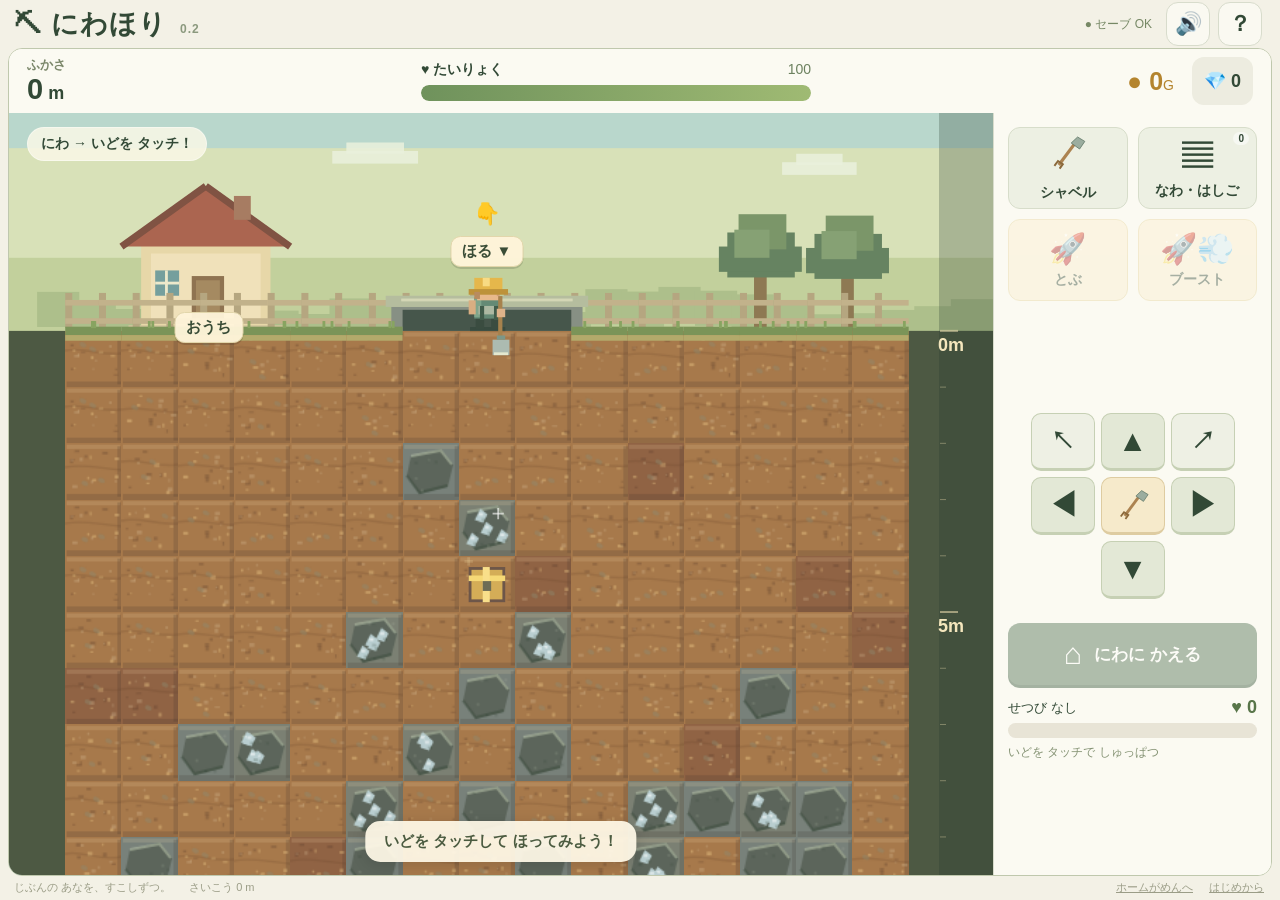
<file: index.html>
<!doctype html>
<html lang="ja">
<head><meta charset="utf-8"><meta name="viewport" content="width=device-width,initial-scale=1,viewport-fit=cover"><meta name="theme-color" content="#f3f1e6"><meta name="application-name" content="にわほり"><meta name="apple-mobile-web-app-title" content="にわほり"><meta name="apple-mobile-web-app-capable" content="yes"><meta name="mobile-web-app-capable" content="yes"><meta name="apple-mobile-web-app-status-bar-style" content="default"><meta name="color-scheme" content="light"><link rel="manifest" href="manifest.json"><link rel="apple-touch-icon" sizes="180x180" href="icons/apple-touch-icon.png"><title>にわほり Ver.0.2 — ぼくの ひみつきち</title><link rel="icon" href="favicon.svg" type="image/svg+xml"><link rel="stylesheet" href="style.css"></head>
<body>
<header><div class="brand">⛏ にわほり <small>0.2</small></div><div class="header-actions"><span id="saveState" role="status">● セーブ OK</span><button id="sound" aria-label="おとのオン・オフ">🔊</button><button id="help" aria-label="あそびかた">？</button></div></header>
<main class="game-shell">
 <div class="hud"><div class="depth-box"><small id="placeName">ふかさ</small><strong><span id="depth">0</span><span class="unit">m</span></strong></div><div class="energy"><div><b>♥ たいりょく</b><span id="energyText">100</span></div><div class="meter"><i id="energyBar"></i></div></div><div class="money"><span>●</span> <strong id="money">0</strong><small>G</small></div><button id="bag" aria-label="たからものをみる">💎 <b id="bagCount">0</b></button></div>
 <section class="viewport" id="viewport" aria-label="にわと ちか"><canvas id="game" aria-label="じぶんの にわと あな"></canvas><span class="scene-label" id="layerLabel">にわ → いどを タッチ！</span><div id="hotspots"></div><div class="toast" id="toast" role="status">いどを タッチして ほってみよう！</div><div id="travelTag" class="travel-tag" hidden>⌂ かえっているよ</div><div id="jetHud" class="jet-hud" hidden><span>🚀</span><div class="meter"><i id="fuelBar"></i></div><b id="fuelText">60</b></div></section>
 <section class="garden-controls" id="gardenControls" aria-label="そうさボタン">
  <div class="action-bar"><button id="switchTool"><span id="toolIcon">♠</span><b id="toolName">シャベル</b></button><button id="equipment"><span>▤</span><b>なわ・はしご</b><small id="equipmentCount">0</small></button><button id="fly" disabled><span>🚀</span><b>とぶ</b></button><button id="boost" disabled><span>🚀💨</span><b>ブースト</b></button></div>
  <div class="movement-row"><div class="dpad"><button data-dir="upleft" aria-label="ひだりうえをほる">↖</button><button data-dir="up" aria-label="うえへ">▲</button><button data-dir="upright" aria-label="みぎうえをほる">↗</button><button data-dir="left" aria-label="ひだりへ">◀</button><button id="dig" aria-label="むいているほうをほる">⛏</button><button data-dir="right" aria-label="みぎへ">▶</button><span></span><button data-dir="down" aria-label="したへ">▼</button><span></span></div>
  <div class="return-card"><button id="return"><span id="returnIcon">⌂</span><b id="returnLabel">にわに かえる</b></button><div class="cost-heading"><span id="routeName">かえる たいりょく</span><b id="returnCost">♥ 0</b></div><div class="cost-meter"><i id="returnBaseline"></i><i id="returnMeter"></i></div><small id="costCompare">なわ・はしごで らくらく</small></div></div>
 </section>
 <section id="houseControls" class="house-controls" hidden><b>☝ おへやの ものを タッチ！</b><span>ねる · うる · かう · どうぐを えらぶ</span><button id="exitHouse">🚪 にわへ</button></section>
</main>
<div class="parent-footer"><span>じぶんの あなを、すこしずつ。 <span id="record">さいこう 0 m</span></span><div class="footer-actions"><button id="installGuide">ホームがめんへ</button><button id="reset">はじめから</button></div></div>
<dialog id="shopDialog"><div class="dialog-head"><h2>🛒 なにを かう？</h2><button data-close aria-label="とじる">×</button></div><div class="shop-wallet">● <b id="shopMoney">0</b> G <span id="storage">おけるかず 1 / 3</span></div><div id="shopItems" class="shop-grid"></div><p id="shopHint">かった どうぐは たなに ならぶよ</p></dialog>
<dialog id="toolsDialog"><div class="dialog-head"><h2>⛏ どれを つかう？</h2><button data-close aria-label="とじる">×</button></div><div id="toolChoices" class="choice-grid"></div></dialog>
<dialog id="equipmentDialog"><div class="dialog-head"><h2>▤ かえりみちを つくろう</h2><button data-close aria-label="とじる">×</button></div><div id="equipmentChoices" class="choice-grid"></div><p>いりぐちまで まとめて つけるよ。<br>▲で のぼって、よこあなへ！</p></dialog>
<dialog id="bagDialog"><div class="dialog-head"><h2>💎 たからもの</h2><button data-close aria-label="とじる">×</button></div><div id="oreList" class="choice-grid"></div><p>おうちの はこで うろう！</p></dialog>
<dialog id="journalDialog"><div class="dialog-head"><h2>📖 ぼうけんの にっき</h2><button data-close aria-label="とじる">×</button></div><div class="journal-status" id="journalStatus">✓ セーブ OK</div><p id="journalDetails"></p><button class="primary" id="manualSave">📖 いま セーブ</button></dialog>
<dialog id="rescueDialog"><div class="dialog-head"><h2>🛟 たすけを よぶ？</h2><button data-close aria-label="とじる">×</button></div><p>たいりょくが たりないよ。<br>たすけてもらって、おうちで ねよう。</p><p id="rescueFee"></p><button id="confirmRescue" class="primary rescue">🛟 たすけて！</button></dialog>
<dialog id="helpDialog"><div class="dialog-head"><h2>あそびかた</h2><button data-close aria-label="とじる">×</button></div><div class="help-cards"><p>👆 <b>いどを タッチ → ほる！</b></p><p>↖ ▲ ↗ <b>うえも ほれる</b><br>◀ ⛏ ▶<br>　 ▼ <b>ながく おすと どんどん したへ</b></p><p>✋ はなすと とまる。よこの あなにも いける！</p><p>🚪 おうちに はいって<br>🛏 ねる　💎 うる　🛒 かう</p><p>▤ はしごは ▲で のぼれる<br>🚀 ひみつの はこを さがそう！</p></div><details><summary>おとなのかたへ・キーボード</summary><p>矢印 / WASD：移動と掘削。同時押しまたは Q / E：斜め上。Space：向いている方向を掘る。X：道具。L：設備。R：帰還。F長押し：飛行。B：ブースト。燃料は家のベッドで回復。帰還は常に1.4秒。自動保存は同じブラウザ・同じURL内で有効です。</p></details></dialog>
<dialog id="resetDialog"><div class="dialog-head"><h2>はじめから あそぶ？</h2></div><p>いまの あな・おかね・どうぐは<br>なくなるよ。</p><div class="dialog-actions"><button data-close>やめる</button><button id="confirmReset" class="danger">はじめから</button></div></dialog>
<dialog id="installDialog"><div class="dialog-head"><h2>おうちの がめんへ</h2><button data-close aria-label="とじる">×</button></div><p>iPad・iPhoneのSafariで<br><b>共有 ↑ → ホーム画面に追加</b></p><p>「にわほり」のアイコンから起動すると、Safariのアドレスバーやタブバーがない画面で遊べます。</p><p>Safariとホーム画面アプリでは、セーブが別になる場合があります。アプリ側でも日記帳の「セーブ OK」を確認してください。初回起動にはインターネット接続が必要です。</p><button class="primary" data-close>わかった！</button></dialog>
<script src="config.js"></script><script src="game.js"></script>
</body></html>
</file>
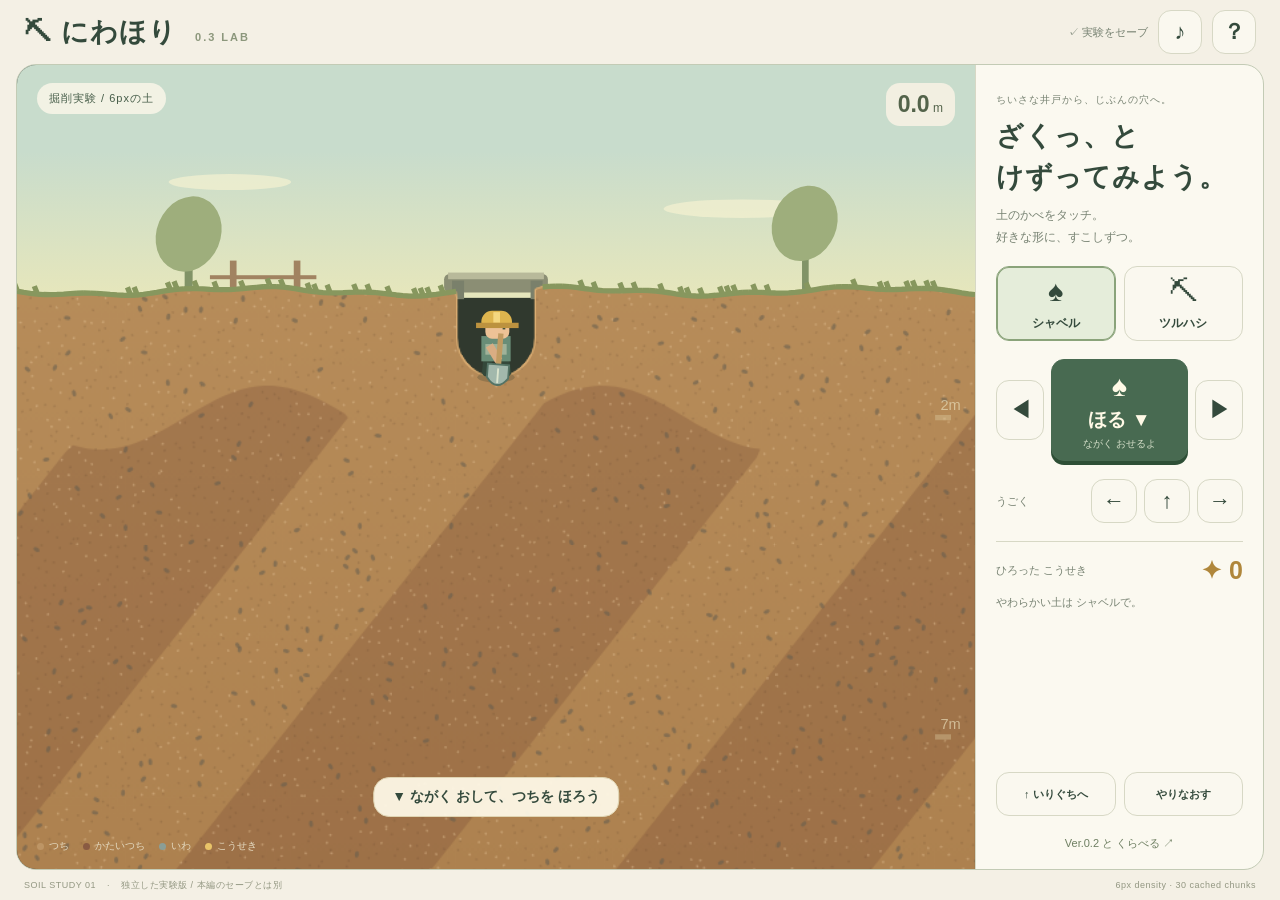
<file: soil-lab/index.html>
<!doctype html>
<html lang="ja">
<head>
<meta charset="utf-8"><meta name="viewport" content="width=device-width,initial-scale=1,viewport-fit=cover"><meta name="theme-color" content="#f4f0e5">
<meta name="application-name" content="にわほり どろほりじっけん"><meta name="apple-mobile-web-app-title" content="土ほり"><meta name="apple-mobile-web-app-capable" content="yes"><meta name="mobile-web-app-capable" content="yes"><meta name="apple-mobile-web-app-status-bar-style" content="default"><link rel="manifest" href="manifest.json"><link rel="apple-touch-icon" sizes="180x180" href="icons/apple-touch-icon.png">
<title>にわほり — 土をけずる実験室</title><link rel="icon" href="icon.svg" type="image/svg+xml"><link rel="stylesheet" href="lab.css">
</head>
<body>
<header><a class="wordmark" href="../index.html" data-compare target="_blank" rel="noopener">⛏ にわほり <small>0.3 LAB</small></a><div class="header-actions"><span id="saveStatus" role="status">じどうセーブ</span><button id="sound" aria-label="音を切り替える" aria-pressed="true">♪</button><button id="help" aria-label="あそびかた">？</button></div></header>
<main>
 <section class="field" aria-label="土をけずる実験場">
  <canvas id="world" aria-label="土をタッチ、または下の掘るボタンを長押し" tabindex="0"></canvas>
  <div class="field-top"><span class="lab-tag">掘削実験 / 6pxの土</span><span class="depth"><b id="depth">0.0</b> m</span></div>
  <div id="toast" class="toast" role="status">▼ ながく おして、つちを ほろう</div>
  <div class="world-legend"><span><i class="soil"></i>つち</span><span><i class="hard"></i>かたいつち</span><span><i class="rock"></i>いわ</span><span><i class="ore"></i>こうせき</span></div>
 </section>
 <aside class="controls">
  <div class="intro"><span class="eyebrow">ちいさな井戸から、じぶんの穴へ。</span><h1>ざくっ、と<br>けずってみよう。</h1><p>土のかべをタッチ。<br>好きな形に、すこしずつ。</p></div>
  <div class="tool-switch" aria-label="道具"><button id="shovel" class="selected" aria-pressed="true"><span>♠</span>シャベル</button><button id="pick" aria-pressed="false"><span>⛏</span>ツルハシ</button></div>
  <div class="dig-pad" aria-label="掘る方向">
   <button data-dig="left" aria-label="左を掘る">◀</button><button data-dig="down" class="dig-main" aria-label="下を掘る"><span>♠</span>ほる ▼<small>ながく おせるよ</small></button><button data-dig="right" aria-label="右を掘る">▶</button>
  </div>
  <div class="move-row"><span>うごく</span><button data-move="left" aria-label="左に歩く">←</button><button data-move="up" aria-label="穴を登る">↑</button><button data-move="right" aria-label="右に歩く">→</button></div>
  <div class="pocket"><div><span>ひろった こうせき</span><strong>✦ <b id="oreCount">0</b></strong></div><small id="materialHint">やわらかい土は シャベルで。</small></div>
  <div class="utility"><button id="surface">↑ いりぐちへ</button><button id="reset">やりなおす</button></div>
  <a class="compare" href="../index.html" data-compare target="_blank" rel="noopener">Ver.0.2 と くらべる ↗</a>
 </aside>
</main>
<footer><span>SOIL STUDY 01 <i>·</i> 独立した実験版 / 本編のセーブとは別</span><span id="perf">局所更新 · なめらかな輪郭</span></footer>
<dialog id="helpDialog"><div class="dialog-head"><h2>つちを けずろう</h2><button data-close aria-label="閉じる">×</button></div><p>① <b>ほる ▼ を長押し</b>。シャベルの先から土がなくなるよ。</p><p>② 近くの土を<b>タッチ・長押し・なぞる</b>と、好きな向きにけずれるよ。白い輪が届くところ。</p><p>③ かたい岩は<b>ツルハシ</b>。まわりの土をほると、こうせきが見えてくる！</p><p>← ↑ → で移動。↑は、掘った穴を登る実験用の操作。体力・売買はありません。</p><details><summary>大人の方へ・比較とキーボード</summary><p>方向キー / WASD：移動（下は掘る）。Space：下を掘る。Q / E：左 / 右を掘る。1 / 2：道具。R：入口へ。近くの壁をクリックして長押しでも掘れます。井戸の入口は狭いまま、地下では横穴も作れます。地形は実験版専用キーで自動保存します。</p><p>Ver.0.2は別タブで開きます。「四角さ」「好きな形」「岩が割れる感触」「鉱石の発見」「長押し」を比べてください。今回は深さ約40mまでの有限地形です。検証用の独立版で、本編への統合は行いません。</p></details></dialog>
<dialog id="resetDialog"><div class="dialog-head"><h2>実験の穴を やりなおす？</h2></div><p>この実験版の穴と鉱石だけを消します。本編Ver.0.2のデータは変わりません。</p><div class="dialog-actions"><button data-close>やめる</button><button id="confirmReset" class="danger">やりなおす</button></div></dialog>
<script src="terrain.js"></script><script src="lab.js"></script>
</body></html>
</file>
<file: style.css>
:root{--ink:#324936;--green:#46674b;--cream:#f3f1e6;--line:#d8dccc;--gold:#d3a045}*{box-sizing:border-box}body{margin:0;background:var(--cream);color:var(--ink);font-family:ui-rounded,'Hiragino Maru Gothic ProN','Hiragino Kaku Gothic ProN','Yu Gothic',sans-serif;font-size:16px}button{font:inherit;font-weight:700;cursor:pointer;color:inherit;touch-action:manipulation;user-select:none;-webkit-user-select:none;-webkit-tap-highlight-color:transparent;border:0;border-radius:12px;min-height:48px;background:#e6eadd}button:focus-visible{outline:3px solid #dfab53;outline-offset:3px}button:disabled{opacity:.42;cursor:default}button:active:not(:disabled){filter:brightness(.92);transform:translateY(1px)}[hidden]{display:none!important}header{max-width:1080px;margin:auto;height:62px;display:flex;align-items:center;justify-content:space-between;padding:0 18px}.brand{font-weight:900;font-size:27px;letter-spacing:1px}.brand small{font-size:12px;color:#8b997e;margin-left:5px}.header-actions{display:flex;align-items:center;gap:8px}.header-actions button{width:46px;min-height:44px;border:1px solid var(--line);background:#faf9f1;font-size:22px}.header-actions>span{font-size:12px;color:#768865;margin-right:6px}.game-shell{height:calc(100svh - 97px);min-height:650px;max-height:1000px;max-width:1040px;margin:0 auto;border:1px solid #bfc8ad;border-radius:20px;overflow:hidden;background:#fdfbf3;display:flex;flex-direction:column;box-shadow:0 8px 30px #2c392c0b}.hud{height:76px;flex-shrink:0;display:flex;align-items:center;gap:24px;padding:10px 25px;background:#fbfaf2}.depth-box{min-width:95px;display:flex;flex-direction:column}.depth-box small{font-size:13px;font-weight:700;color:#7c886b}.depth-box strong{font-size:34px;line-height:1.1;font-variant-numeric:tabular-nums}.depth-box .unit{font-size:18px;margin-left:5px}.energy{max-width:390px;flex:1;margin:0 auto}.energy>div:first-child{display:flex;justify-content:space-between;font-size:14px;margin-bottom:6px}.energy span{color:#6b805e}.meter{height:16px;background:#e1e5d5;border-radius:20px;overflow:hidden}.meter i{display:block;width:100%;height:100%;border-radius:20px;background:linear-gradient(90deg,#6f925c,#9fba73);transition:width .15s}.money{white-space:nowrap;font-size:25px;color:#b4842e}.money small{font-size:14px}.hud>button{background:#edece0;font-size:18px;padding:7px 12px}.viewport{position:relative;flex:1;min-height:240px;overflow:hidden;background:#b8d4c6;touch-action:none}canvas{display:block;width:100%;height:100%;touch-action:none}.scene-label{position:absolute;top:14px;left:18px;background:#faf7e7db;border:1px solid #fff6;border-radius:18px;padding:7px 13px;font-weight:700;font-size:14px;pointer-events:none}.toast{position:absolute;bottom:13px;left:50%;transform:translateX(-50%);max-width:96%;width:max-content;padding:11px 19px;border-radius:15px;background:#fff9e8ed;color:#4b5b40;font-size:15px;font-weight:700;text-align:center;box-shadow:0 3px 15px #0002;pointer-events:none;transition:opacity .2s}.toast.off{opacity:0}.travel-tag{position:absolute;top:60px;left:18px;background:#f8d774;color:#4c4c30;border-radius:15px;padding:10px 16px;font-weight:700;pointer-events:none}.jet-hud{display:flex;align-items:center;gap:7px;position:absolute;right:15px;top:14px;background:#fff7e5e8;padding:7px 11px;border-radius:17px;font-size:16px}.jet-hud .meter{width:78px;height:12px}.jet-hud .meter i{background:linear-gradient(90deg,#e39e42,#efc864)}.jet-hud b{font-size:13px}.garden-controls{padding:12px 24px 13px;flex-shrink:0;background:#fbfaf2}.action-bar{display:grid;grid-template-columns:repeat(4,1fr);gap:10px;margin-bottom:12px}.action-bar button{position:relative;display:flex;align-items:center;justify-content:center;gap:9px;min-height:53px;border:1px solid #d7ddca;background:#edf0e3;touch-action:none}.action-bar span{font-size:26px}.action-bar b{font-size:14px}.action-bar small{position:absolute;top:4px;right:7px;border-radius:10px;background:#fff8;padding:1px 5px;font-size:10px}.action-bar #fly,.action-bar #boost{background:#f9edce;border-color:#e6d59f}.movement-row{display:flex;align-items:center;justify-content:center;gap:52px}.dpad{display:grid;grid-template-columns:repeat(3,54px);grid-template-rows:repeat(3,46px);gap:5px;flex-shrink:0}.dpad button{min-height:46px;border:1px solid #c6d0b4;border-bottom-width:3px;border-radius:10px;background:#e3e8d6;font-size:25px;touch-action:none}.dpad button:nth-child(1),.dpad button:nth-child(3){font-size:24px;background:#eef0e4}.dpad #dig{background:#f6eacb;border-color:#decca1;font-size:23px}.dpad button.pressed,.action-bar button.pressed{background:#769660;color:#fff;transform:translateY(2px);border-bottom-width:1px}.return-card{width:300px}.return-card>button{width:100%;background:#496a4c;color:#fff;display:flex;align-items:center;justify-content:center;gap:12px;min-height:57px;box-shadow:0 3px #2f5034}.return-card>button>span{font-size:30px}.return-card>button>b{font-size:18px}.return-card.rescue>button{background:#b87943;box-shadow:0 3px #8b5836}.cost-heading{display:flex;justify-content:space-between;font-size:13px;align-items:center;margin:12px 0 5px}.cost-heading b{font-size:18px;color:#587549}.cost-meter{position:relative;background:#e8e4d6;border-radius:20px;height:15px;overflow:hidden}.cost-meter i{display:block;position:absolute;height:100%;border-radius:20px;transition:width .25s}#returnBaseline{background:#c6bcab}#returnMeter{background:#82a365}.rescue #returnMeter{background:#c28b55}.return-card>small{display:block;font-size:12px;color:#839172;margin-top:6px}.house-controls{display:flex;align-items:center;justify-content:center;gap:20px;min-height:108px;padding:16px;background:#f7f1dd;flex-shrink:0;flex-wrap:wrap}.house-controls b{font-size:18px}.house-controls>span{font-size:13px;color:#8a876e}.house-controls button{padding:10px 20px;background:#e0e8ce}.parent-footer{max-width:1040px;display:flex;justify-content:space-between;margin:8px auto;font-size:11px;color:#9b9d87}.parent-footer button{min-height:24px;background:none;font-size:11px;font-weight:400;text-decoration:underline}.parent-footer #record{margin-left:15px}#hotspots{position:absolute;inset:0;pointer-events:none}.hotspot{position:absolute;transform:translate(-50%,-50%)!important;pointer-events:auto;min-width:64px;min-height:64px;border:2px solid transparent;background:transparent;border-radius:12px;color:#394c36;touch-action:manipulation}.hotspot:hover{border-color:#fff8;background:#fff1}.hotspot span{position:absolute;bottom:-8px;left:50%;transform:translateX(-50%);padding:5px 11px;border-radius:10px;background:#fff5dbf2;font-size:15px;white-space:nowrap;box-shadow:0 2px 0 #0002;border:1px solid #e2d6ab}.hotspot .ping{position:absolute;top:-19px;left:50%;font-size:21px;transform:translateX(-50%);font-style:normal;animation:point 1s ease-in-out infinite alternate}.hotspot.furniture{width:90px;height:76px}.hotspot.furniture span{bottom:-13px;font-size:17px;padding:6px 13px}.hotspot.ready span{background:#e8f1cf;border-color:#b9cb8d}.hotspot.selected span{background:#fbe8a8}@keyframes point{to{translate:0 -5px}}dialog{padding:24px;max-width:580px;width:calc(100% - 28px);max-height:88svh;overflow:auto;background:#f9f6e9;border:1px solid #d2d7bf;border-radius:23px;color:var(--ink);box-shadow:0 20px 100px #0004}dialog::backdrop{background:#1b342466;backdrop-filter:blur(3px)}.dialog-head{display:flex;align-items:center;justify-content:space-between;gap:12px;margin-bottom:18px}.dialog-head h2{font-size:23px;margin:0}.dialog-head button{font-size:27px;width:46px;flex-shrink:0;background:#e8e9d9}dialog p{font-size:16px;line-height:1.8;color:#788367}dialog .primary{width:100%;background:#50744e;color:white;font-size:20px;padding:15px}.shop-wallet{font-size:24px;color:#b58a32;margin-bottom:16px}.shop-wallet span{float:right;font-size:13px;color:#7f8c70;padding-top:6px}.shop-grid{display:grid;grid-template-columns:1fr 1fr;gap:12px}.shop-item{display:flex;flex-direction:column;align-items:center;gap:8px;border:2px solid #d5dcc3;background:#f2f0de;padding:14px 8px;min-height:160px}.shop-item .item-art{width:75px;height:64px;display:block}.shop-item b{font-size:17px}.shop-item small{font-size:12px;color:#869071}.shop-item .price{border-radius:12px;background:#f7e9b9;padding:6px 16px;color:#9b7425;font-size:18px}.shop-item:disabled{opacity:.65}.shop-item.owned{background:#e6edda;border-color:#9eb98a}.choice-grid{display:grid;grid-template-columns:repeat(2,1fr);gap:12px}.choice{display:flex;flex-direction:column;align-items:center;justify-content:center;padding:16px 8px;gap:9px;background:#eeefdf;border:2px solid #d2dcc0;min-height:140px;font-size:18px}.choice .item-art{width:80px;height:65px}.choice.selected{border-color:#648657;background:#e2eccd}.choice small{font-size:14px;font-weight:500}.choice .mini-meter{height:14px;width:90%;border-radius:10px;background:#d7d5bd;overflow:hidden}.mini-meter i{display:block;height:100%;background:#83a163}.ore-art{width:45px;height:50px;clip-path:polygon(25% 0,80% 10%,100% 45%,65% 100%,10% 80%,0 30%);box-shadow:inset 9px 9px #fff4}.journal-status{font-size:30px;color:#638751;padding:20px;text-align:center;background:#e5edce;border-radius:15px}.dialog-actions{display:flex;justify-content:flex-end;gap:10px}.dialog-actions button{padding:12px 20px}.danger{color:white;background:#af6c4d}.rescue{background:#b57c40!important}.help-cards p{border-bottom:1px solid #dfe2cc;padding:0 0 13px}.help-cards p:last-child{border:0}details{font-size:13px;color:#7e876c}details p{font-size:13px}summary{cursor:pointer;min-height:44px}
@media(max-width:700px){header{height:54px;padding:0 12px}.brand{font-size:23px}.header-actions{gap:5px}.header-actions>span{font-size:10px;margin-right:2px}.header-actions button{width:42px;min-height:42px}.game-shell{border-radius:15px;margin:0 8px;height:calc(100svh - 65px);min-height:620px;max-height:none}.hud{height:66px;padding:8px 13px;gap:12px}.depth-box{min-width:62px}.depth-box strong{font-size:29px}.depth-box small{font-size:11px}.energy>div:first-child{font-size:12px}.meter{height:14px}.money{font-size:22px}.money small{font-size:10px}.hud>button{padding:5px 8px;font-size:16px}.viewport{min-height:240px}.scene-label{font-size:12px;top:10px;left:10px;padding:6px 10px}.jet-hud{top:46px;right:8px;padding:5px 8px}.jet-hud .meter{width:55px}.garden-controls{padding:10px 10px 10px}.action-bar{gap:6px;margin-bottom:11px}.action-bar button{flex-direction:column;gap:1px;min-height:62px;border-radius:10px;padding:3px}.action-bar b{font-size:12px}.action-bar span{font-size:24px}.movement-row{gap:19px;justify-content:space-between}.dpad{grid-template-columns:repeat(3,46px);grid-template-rows:repeat(3,44px);gap:4px}.dpad button{min-height:44px;border-radius:9px;font-size:24px}.return-card{flex:1;max-width:240px;min-width:0}.return-card>button{gap:6px;min-height:56px;padding:6px}.return-card>button>span{font-size:27px}.return-card>button>b{font-size:14px}.cost-heading{font-size:10px;margin-top:10px}.cost-heading b{font-size:16px}.return-card>small{font-size:10px;line-height:1.4}.cost-meter{height:13px}.toast{font-size:13px;padding:9px 12px;bottom:10px}.parent-footer{padding:0 12px;font-size:10px}.parent-footer>span{max-width:75%}.parent-footer #record{margin-left:5px}.house-controls{min-height:126px;gap:7px;padding:12px;flex-direction:column}.house-controls b{font-size:17px}.house-controls button{min-height:44px;padding:7px 24px}.house-controls>span{font-size:11px}.hotspot{min-height:60px;min-width:60px}.hotspot span{font-size:13px;padding:4px 9px}.hotspot.furniture{width:74px;height:65px}.hotspot.furniture span{font-size:15px;padding:5px 10px}.travel-tag{font-size:14px;top:52px;left:10px;padding:7px 10px}dialog{padding:18px}.dialog-head h2{font-size:20px}.shop-item{min-height:158px;padding:11px 5px}.shop-item b{font-size:15px}.shop-item small{font-size:11px}.shop-grid{gap:9px}.shop-item .price{font-size:17px}.shop-wallet span{font-size:12px}.choice{font-size:16px;padding:14px 5px}.choice small{font-size:12px}}
@media(max-width:360px){.header-actions>span{font-size:9px}.hud{gap:9px;padding:8px}.hud>button{font-size:13px;padding:3px 5px}.money{font-size:19px}.energy b{font-size:11px}.movement-row{gap:9px}.dpad{grid-template-columns:repeat(3,44px)}.return-card>button>b{font-size:12px}.return-card>button>span{font-size:22px}.return-card>small{font-size:9px}.action-bar b{font-size:10px}.hotspot.furniture{width:64px}.hotspot.furniture span{font-size:13px}}
@media(max-height:600px) and (orientation:landscape){.game-shell{min-height:570px}.viewport{min-height:240px}}
@media(prefers-reduced-motion:reduce){*,*::before,*::after{animation:none!important;transition:none!important}}
#enter-well span{top:-30px;bottom:auto}
#enter-well .ping{top:-64px}
#enter-house span{bottom:-24px}
.action-bar .item-art{width:35px;height:32px}
.dpad .item-art{display:block;width:36px;height:34px;margin:0 auto}

/* App viewport: one screen, including the iPad status/home-indicator safe areas. */
html{height:100%;overscroll-behavior:none;background:var(--cream)}
body{height:100vh;height:100svh;height:100dvh;height:var(--app-height,100dvh);min-height:0;overflow:hidden;overscroll-behavior:none;display:grid;grid-template-rows:48px minmax(0,1fr) 24px;padding:env(safe-area-inset-top,0px) env(safe-area-inset-right,0px) env(safe-area-inset-bottom,0px) env(safe-area-inset-left,0px)}
header{height:48px;width:100%;max-width:1600px;min-width:0;margin:0 auto;padding:0 14px}
.game-shell{width:calc(100% - 16px);height:auto;min-height:0;max-height:none;max-width:1600px;margin:0 auto;min-width:0;border-radius:14px;box-shadow:none}
.viewport{min-height:0;min-width:0;flex:1 1 0;contain:layout paint}
.hud{height:64px;min-width:0;padding:8px 18px;gap:18px}
.depth-box{min-width:78px}.depth-box strong{font-size:29px}
.parent-footer{margin:0 auto;padding:0 14px;max-width:1600px;width:100%;min-width:0;align-items:center;gap:6px;line-height:1.2}
.parent-footer>span{overflow:hidden;white-space:nowrap;text-overflow:ellipsis;min-width:0}
.footer-actions{display:flex;gap:12px;flex-shrink:0}
.footer-actions button{white-space:nowrap;font-size:11px;padding:0 2px;min-height:22px}
.garden-controls{padding:10px 16px;min-width:0}
.dpad{grid-template-columns:repeat(3,58px);grid-template-rows:repeat(3,50px);gap:5px}
.dpad button{min-height:50px}
.action-bar button{min-height:56px}
/* Suppress native gestures only on game surfaces, never on the dialogs. */
.game-shell,.game-shell *,header button,.parent-footer button{-webkit-user-select:none;user-select:none;-webkit-touch-callout:none}
.game-shell,.viewport,canvas,.dpad,.dpad button,.action-bar button,.hotspot,.return-card button,.house-controls button{touch-action:none}
.game-shell svg,.game-shell img{pointer-events:none;-webkit-user-drag:none;user-drag:none}
.parent-footer button,header button{touch-action:manipulation}
dialog{max-height:calc(100vh - 32px);max-height:calc(100dvh - env(safe-area-inset-top,0px) - env(safe-area-inset-bottom,0px) - 32px);overscroll-behavior:contain;touch-action:pan-y pinch-zoom;-webkit-overflow-scrolling:touch;scrollbar-gutter:stable;overflow:auto}
dialog button,dialog summary{touch-action:manipulation;-webkit-touch-callout:none}
dialog img,dialog svg{-webkit-touch-callout:none;-webkit-user-drag:none}
.standalone #installGuide{display:none}
@media(display-mode:standalone){#installGuide{display:none}}
@media(max-width:700px){
 body{grid-template-rows:46px minmax(0,1fr) 24px}header{height:46px;padding:0 10px}.brand{font-size:22px}
 .game-shell{height:auto;min-height:0;max-height:none;width:calc(100% - 12px);margin:0 auto;border-radius:12px}
 .hud{height:60px;padding:7px 10px;gap:12px}.depth-box{min-width:60px}.viewport{min-height:0}
 .garden-controls{padding:8px 10px}.action-bar{margin-bottom:8px;gap:6px}.action-bar button{min-height:54px}
 .movement-row{gap:14px}.dpad{grid-template-columns:repeat(3,46px);grid-template-rows:repeat(3,44px);gap:4px}.dpad button{min-height:44px}
 .house-controls{min-height:110px;padding:9px;gap:6px}.parent-footer{padding:0 10px;font-size:9px}.parent-footer>span{max-width:none}.parent-footer #record{margin-left:5px}.footer-actions{gap:8px}.footer-actions button{font-size:10px}
 .header-actions button{min-height:44px;width:44px}
}
/* A child-friendly control rail leaves the landscape iPad's full height for digging. */
@media(min-width:750px) and (orientation:landscape) and (min-height:600px){
 .game-shell{display:grid;grid-template-columns:minmax(0,1fr) 278px;grid-template-rows:64px minmax(0,1fr);gap:0}
 .hud{grid-row:1;grid-column:1/-1}.viewport{grid-row:2;grid-column:1;height:100%}
 .garden-controls{grid-row:2;grid-column:2;display:flex;flex-direction:column;padding:14px;gap:12px;border-left:1px solid var(--line)}
 .action-bar{grid-template-columns:repeat(2,1fr);gap:10px;margin:0;flex-shrink:0}.action-bar button{min-height:82px;flex-direction:column;gap:5px}.action-bar b{font-size:14px}.action-bar span{font-size:30px}.action-bar .item-art{width:40px;height:38px}
 .movement-row{flex:1;flex-direction:column;justify-content:center;gap:24px;min-height:0}
 .dpad{grid-template-columns:repeat(3,64px);grid-template-rows:repeat(3,58px);gap:6px}.dpad button{min-height:58px;font-size:30px}
 .return-card{width:100%;max-width:none;flex:0 0 auto}.return-card>button{min-height:62px}.return-card>button>b{font-size:17px}.return-card>small{font-size:12px}
 .house-controls{grid-row:2;grid-column:2;flex-direction:column;justify-content:center;align-items:center;min-height:0;padding:16px;gap:24px;text-align:center}.house-controls>span{line-height:1.8}.house-controls button{min-height:58px;width:100%}
}
@media(min-width:750px) and (orientation:landscape) and (min-height:600px) and (max-height:730px){
 .garden-controls{padding:10px;gap:8px}.action-bar button{min-height:64px}.movement-row{gap:14px}.dpad{grid-template-rows:repeat(3,52px)}.dpad button{min-height:52px}.return-card>button{min-height:54px}
}
/* Phones in landscape and iPad split view keep every control on screen too. */
@media(min-width:620px) and (orientation:landscape) and (max-height:599px){
 body{grid-template-rows:44px minmax(0,1fr) 22px}header{height:44px}.brand{font-size:21px}
 .game-shell{display:grid;grid-template-columns:minmax(0,1fr) 330px;grid-template-rows:48px minmax(0,1fr);min-height:0;height:auto}
 .hud{grid-row:1;grid-column:1/-1;height:48px;padding:4px 12px}.hud .depth-box{flex-direction:row;align-items:center;gap:8px}.hud .depth-box strong{font-size:25px}
 .viewport{grid-row:2;grid-column:1;min-height:0;height:100%}
 .garden-controls{grid-row:2;grid-column:2;display:flex;flex-direction:column;justify-content:center;gap:8px;padding:8px;border-left:1px solid var(--line)}
 .action-bar{grid-template-columns:repeat(4,1fr);margin:0;gap:5px}.action-bar button{min-height:48px;flex-direction:column;gap:0}.action-bar b{font-size:10px}.action-bar span{font-size:22px}.action-bar .item-art{width:28px;height:25px}
 .movement-row{gap:10px;justify-content:space-between}.dpad{grid-template-columns:repeat(3,44px);grid-template-rows:repeat(3,44px);gap:4px}.dpad button{min-height:44px;font-size:23px}
 .return-card{flex:1;width:auto;min-width:0}.return-card>button{gap:4px;min-height:52px;padding:4px}.return-card>button>span{font-size:23px}.return-card>button>b{font-size:12px}.cost-heading{font-size:10px}.cost-heading b{font-size:15px}.return-card>small{font-size:10px}
 .house-controls{grid-row:2;grid-column:2;flex-direction:column;min-height:0;padding:12px;gap:15px;text-align:center}.house-controls button{min-height:48px}
 .scene-label{top:7px;left:7px;font-size:11px;padding:5px 9px}.toast{font-size:11px;padding:7px 10px;bottom:7px}.jet-hud{top:40px;right:7px}
}
@media(min-width:750px) and (orientation:landscape) and (min-height:600px) and (max-height:650px){
 .action-bar button{min-height:56px;gap:2px}.action-bar span{font-size:25px}.action-bar .item-art{width:30px;height:28px}
 .movement-row{gap:10px}.dpad{grid-template-rows:repeat(3,48px)}.dpad button{min-height:48px;font-size:26px}
 .return-card>button{min-height:48px}.cost-heading{margin-top:8px}.return-card>small{font-size:11px}
}
.header-actions{flex-shrink:0}.header-actions button{flex:0 0 44px;min-width:44px}.brand{white-space:nowrap}
@media(max-width:360px){.header-actions #saveState{display:none}}
</file>
<file: soil-lab/lab.css>
:root{--paper:#f4f0e5;--ink:#344a3c;--muted:#788373;--line:#d7d8c5;--green:#486a51;--gold:#c49c51}*{box-sizing:border-box}body{margin:0;padding:env(safe-area-inset-top,0px) env(safe-area-inset-right,0px) env(safe-area-inset-bottom,0px) env(safe-area-inset-left,0px);height:100vh;height:100dvh;overflow:hidden;display:grid;grid-template-rows:64px minmax(0,1fr) 30px;background:var(--paper);color:var(--ink);font-family:ui-rounded,'Hiragino Maru Gothic ProN','Yu Gothic',sans-serif}button,a{-webkit-tap-highlight-color:transparent}button{font:inherit;color:inherit;font-weight:700;border:1px solid var(--line);border-radius:13px;background:#faf8ef;min-width:44px;min-height:44px;cursor:pointer;touch-action:manipulation}button:focus-visible,a:focus-visible,canvas:focus-visible{outline:3px solid #d69d44;outline-offset:2px}button:active,button.pressed{filter:brightness(.92);transform:translateY(1px)}button:disabled{opacity:.45}header{display:flex;align-items:center;justify-content:space-between;padding:0 24px;gap:12px}.wordmark{text-decoration:none;color:var(--ink);font-size:27px;font-weight:900;letter-spacing:1px;white-space:nowrap}.wordmark small{font-size:11px;color:#8c977c;letter-spacing:2px;padding-left:10px}.header-actions{display:flex;align-items:center;gap:10px}.header-actions button{font-size:22px;width:44px}.header-actions>span{font-size:11px;color:var(--muted)}main{min-height:0;display:grid;grid-template-columns:minmax(0,1fr) 288px;margin:0 16px;border:1px solid #c3cbb5;border-radius:20px;overflow:hidden;background:#fbf9f0}.field{position:relative;min-width:0;min-height:0;overflow:hidden;background:#252e28}.field,canvas,.controls button{-webkit-user-select:none;user-select:none;-webkit-touch-callout:none;touch-action:none}canvas{display:block;width:100%;height:100%;outline-offset:-4px}.field-top{position:absolute;top:18px;left:20px;right:20px;display:flex;justify-content:space-between;align-items:start;pointer-events:none}.lab-tag{color:#465d49;background:#f7f4e7e8;padding:8px 12px;border-radius:20px;font-size:11px;letter-spacing:1px}.depth{background:#f6f1e3eb;color:#53634a;padding:8px 12px;border-radius:14px;font-size:12px}.depth b{font-size:23px;font-variant-numeric:tabular-nums}.toast{position:absolute;bottom:52px;left:50%;transform:translateX(-50%);border:1px solid #e0d5b3;border-radius:16px;background:#fffae9ed;padding:10px 18px;font-size:14px;font-weight:700;max-width:92%;width:max-content;text-align:center;pointer-events:none;transition:opacity .2s}.toast.off{opacity:0}.world-legend{position:absolute;bottom:16px;left:20px;right:12px;display:flex;gap:14px;color:#e5dbc2;font-size:10px;pointer-events:none}.world-legend span{display:flex;align-items:center;gap:5px}.world-legend i{width:7px;height:7px;border-radius:50%;background:#bd9565}.world-legend .hard{background:#895a42}.world-legend .rock{background:#8b9e96}.world-legend .ore{background:#e9c468}.controls{padding:24px 20px 16px;display:flex;flex-direction:column;gap:18px;min-height:0;border-left:1px solid var(--line)}.eyebrow{font-size:10px;letter-spacing:1px;color:var(--muted)}h1{font-size:27px;line-height:1.5;letter-spacing:1px;margin:9px 0 8px;font-weight:800}.intro p{font-size:12px;line-height:1.8;color:var(--muted);margin:0}.tool-switch{display:grid;grid-template-columns:1fr 1fr;gap:8px}.tool-switch button{display:flex;align-items:center;justify-content:center;flex-direction:column;gap:7px;min-height:75px;font-size:12px}.tool-switch span{font-size:29px;font-weight:500}.tool-switch .selected{background:#e5edda;border-color:#8aa37a;box-shadow:inset 0 0 0 1px #8aa37a}.dig-pad{display:grid;grid-template-columns:48px 1fr 48px;gap:7px;align-items:center}.dig-pad>button{min-height:60px;font-size:21px}.dig-pad .dig-main{display:flex;flex-direction:column;align-items:center;justify-content:center;gap:4px;min-height:102px;background:var(--green);border-color:var(--green);color:#fff9e6;font-size:19px;box-shadow:0 4px #2e4f36}.dig-main>span{font-size:29px}.dig-main small{font-size:10px;color:#d5dfc9;font-weight:400}.move-row{display:flex;align-items:center;gap:7px}.move-row>span{font-size:11px;color:var(--muted);margin-right:auto}.move-row button{width:46px;font-size:22px}.pocket{border-top:1px solid var(--line);padding-top:14px}.pocket>div{display:flex;align-items:center;justify-content:space-between;font-size:11px;color:var(--muted)}.pocket strong{font-size:25px;color:#b0873b}.pocket small{display:block;font-size:11px;color:var(--muted);margin-top:10px;min-height:18px}.utility{display:flex;gap:8px;margin-top:auto}.utility button{font-size:11px;flex:1}.compare{font-size:11px;text-decoration:none;text-align:center;color:#6e7f62;padding:2px}.compare:hover{text-decoration:underline}footer{display:flex;justify-content:space-between;align-items:center;padding:0 24px;color:#939782;font-size:9px;letter-spacing:.5px}footer i{padding:0 8px}dialog{background:#f9f6e9;color:var(--ink);border:1px solid var(--line);border-radius:20px;padding:24px;max-width:530px;width:calc(100% - 28px);max-height:calc(100dvh - 40px);overflow:auto;touch-action:pan-y pinch-zoom;overscroll-behavior:contain}dialog::backdrop{background:#24362e88;backdrop-filter:blur(3px)}dialog p{font-size:14px;line-height:1.9}dialog summary{min-height:44px;font-size:12px}.dialog-head{display:flex;justify-content:space-between;align-items:center;gap:10px}.dialog-head h2{font-size:21px}.dialog-head button{font-size:23px}.dialog-actions{display:flex;justify-content:flex-end;gap:8px}.dialog-actions button{padding:8px 16px}.danger{background:#a76141;color:white}header button{-webkit-touch-callout:none;user-select:none}
@media(max-height:780px) and (min-width:750px){.controls{padding:16px;gap:12px}h1{font-size:24px;margin:5px 0}.intro p{display:none}.tool-switch button{min-height:63px}.dig-pad .dig-main{min-height:86px}.pocket{padding-top:10px}}
@media(max-width:950px) and (orientation:portrait){body{grid-template-rows:52px minmax(0,1fr) 24px}header{padding:0 12px}.wordmark{font-size:22px}.wordmark small{font-size:9px;padding-left:4px}.header-actions{gap:5px}.header-actions>span{display:none}main{display:flex;flex-direction:column;margin:0 7px;border-radius:15px}.field{flex:1;min-height:120px}.controls{flex-shrink:0;display:grid;grid-template-columns:1fr 1fr;gap:10px;padding:10px;border-left:0;border-top:1px solid var(--line)}.intro{display:none}.tool-switch{grid-column:1}.tool-switch button{min-height:56px;flex-direction:row;font-size:11px;gap:3px}.tool-switch span{font-size:24px}.dig-pad{grid-column:2;grid-row:1/3;grid-template-columns:44px 1fr 44px;gap:5px}.dig-pad .dig-main{min-height:100px;font-size:16px}.dig-pad>button{min-height:50px;font-size:18px}.move-row{grid-column:1;grid-row:2;gap:5px}.move-row>span{font-size:10px}.move-row button{min-width:40px;width:40px}.pocket{grid-column:1;grid-row:3;padding-top:0;border:0}.pocket strong{font-size:20px}.pocket>div{font-size:10px}.pocket small{display:none}.utility{grid-column:2;grid-row:3;margin:0}.utility button{font-size:10px}.compare{grid-column:1/-1;padding:0;font-size:10px}footer{padding:0 12px;font-size:8px}#perf{display:none}.field-top{top:10px;left:12px;right:12px}.lab-tag{font-size:9px;padding:7px 9px}.depth b{font-size:20px}.world-legend{gap:10px;left:12px;bottom:10px;font-size:9px}.toast{bottom:35px;font-size:12px;padding:8px 10px}}
@media(max-width:380px) and (orientation:portrait){.controls{grid-template-columns:45% 1fr;gap:7px;padding:8px}.move-row>span{display:none}.move-row button{flex:1;min-width:38px}.tool-switch button{flex-direction:column;gap:0;min-height:54px}.dig-pad{grid-template-columns:36px 1fr 36px;gap:4px}.dig-pad>button{min-width:36px}.dig-pad .dig-main{font-size:14px}.dig-main small{font-size:8px}footer>span{font-size:7px}}
@media(orientation:landscape) and (max-height:560px){body{grid-template-rows:48px minmax(0,1fr) 22px}header{padding:0 14px}main{grid-template-columns:minmax(0,1fr) 290px;margin:0 8px}.intro{display:none}.controls{display:grid;grid-template-columns:1fr 1fr;padding:10px;gap:8px}.tool-switch{grid-column:1/-1}.tool-switch button{min-height:46px;flex-direction:row}.dig-pad{grid-column:1/-1;grid-template-columns:50px 1fr 50px}.dig-pad .dig-main{min-height:55px;flex-direction:row;font-size:18px}.dig-main small{display:none}.dig-pad>button{min-height:48px}.move-row{grid-column:1/-1;justify-content:center}.move-row>span{margin:0}.pocket{display:none}.utility{grid-column:1/-1;margin:0}.compare{grid-column:1/-1;font-size:10px}footer{padding:0 14px}.toast{font-size:11px;padding:7px 10px}.lab-tag{font-size:9px}.world-legend{font-size:9px}}
@media(prefers-reduced-motion:reduce){*{transition:none!important}}
@media(min-width:600px) and (max-width:950px) and (orientation:portrait){.controls{padding:14px;gap:12px}.tool-switch button{min-height:68px;font-size:14px;gap:9px}.tool-switch span{font-size:30px}.move-row button{min-width:50px;width:50px;min-height:48px}.dig-pad{grid-template-columns:52px 1fr 52px;gap:10px}.dig-pad>button{min-height:58px}.dig-pad .dig-main{min-height:114px;font-size:20px}.pocket>div{font-size:12px}.pocket strong{font-size:24px}.utility button{min-height:48px;font-size:12px}.compare{padding:2px;font-size:11px}}
/* The app surface owns gestures; dialogs remain independently scrollable/zoomable. */
html,body{overscroll-behavior:none}
main,main *{-webkit-user-select:none;user-select:none;-webkit-touch-callout:none}
main{touch-action:none}
header a,header button{-webkit-user-select:none;user-select:none;-webkit-touch-callout:none;touch-action:manipulation}
</file>
